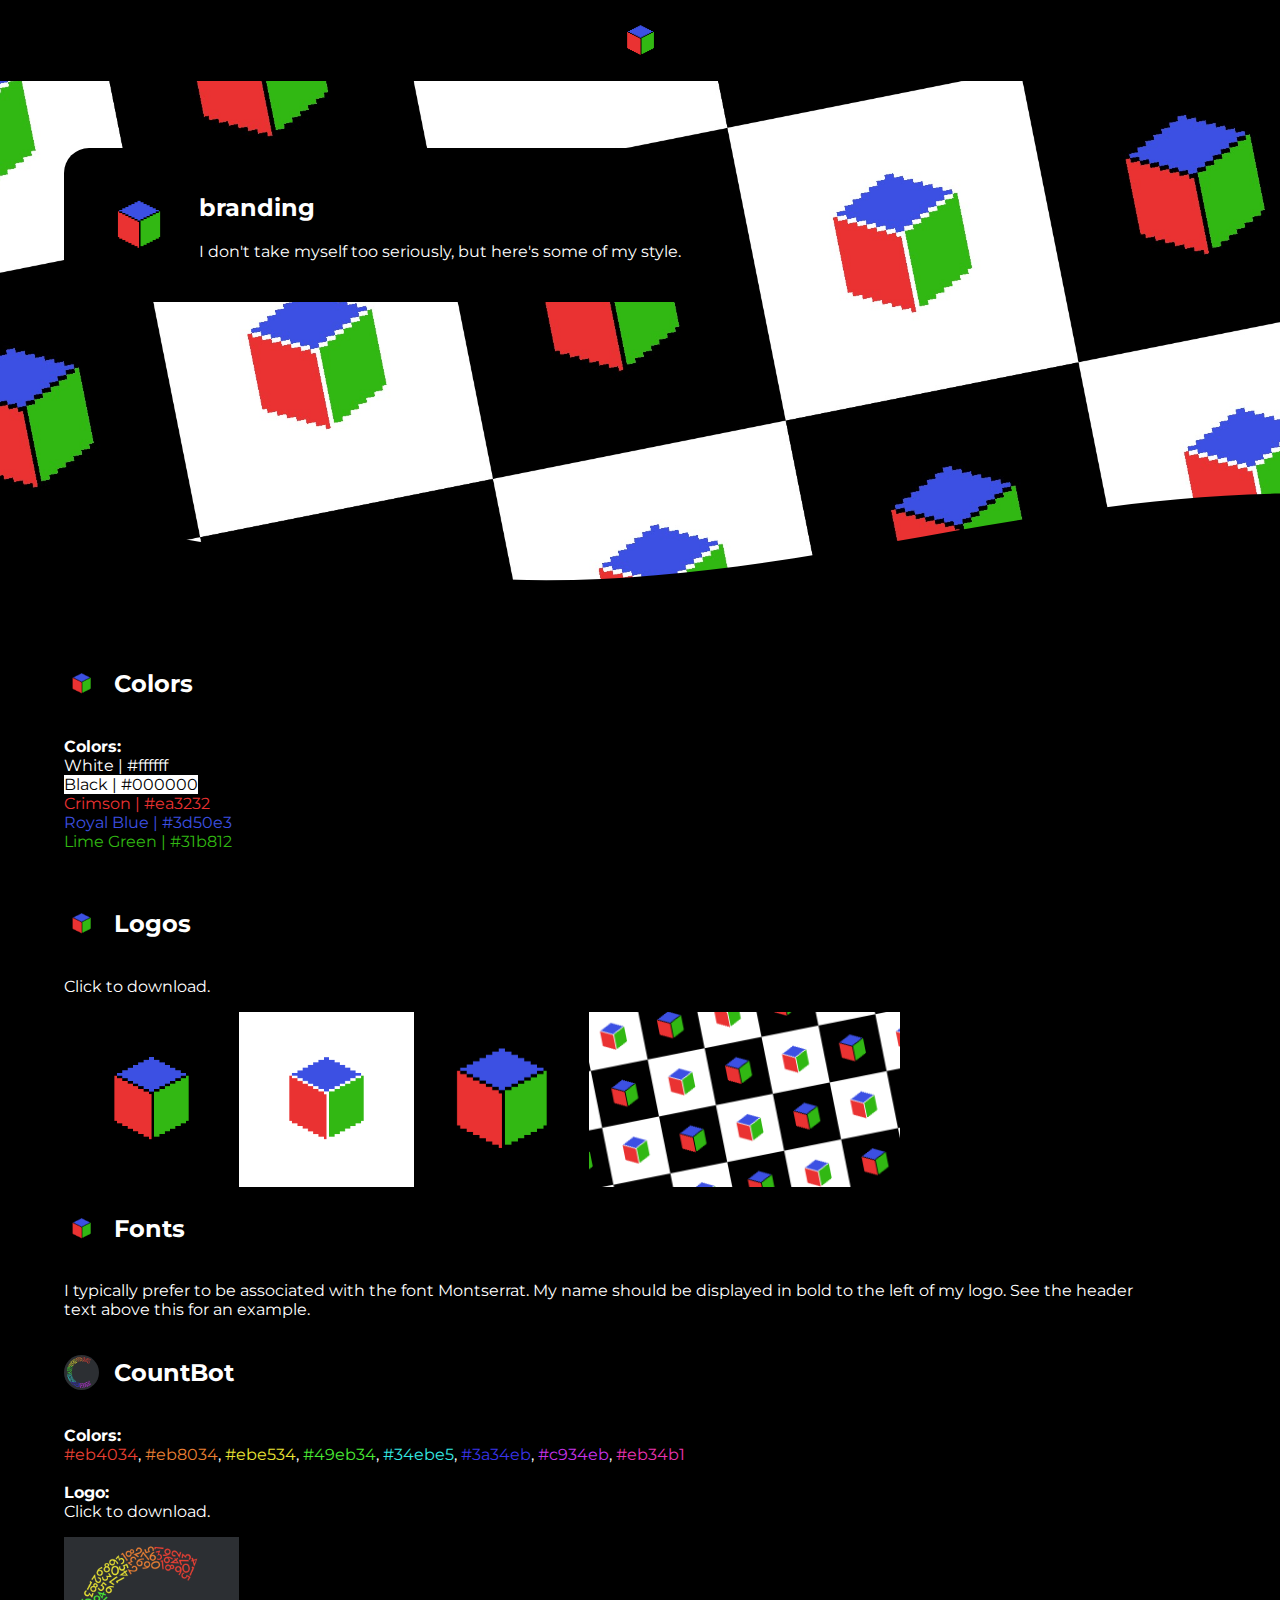
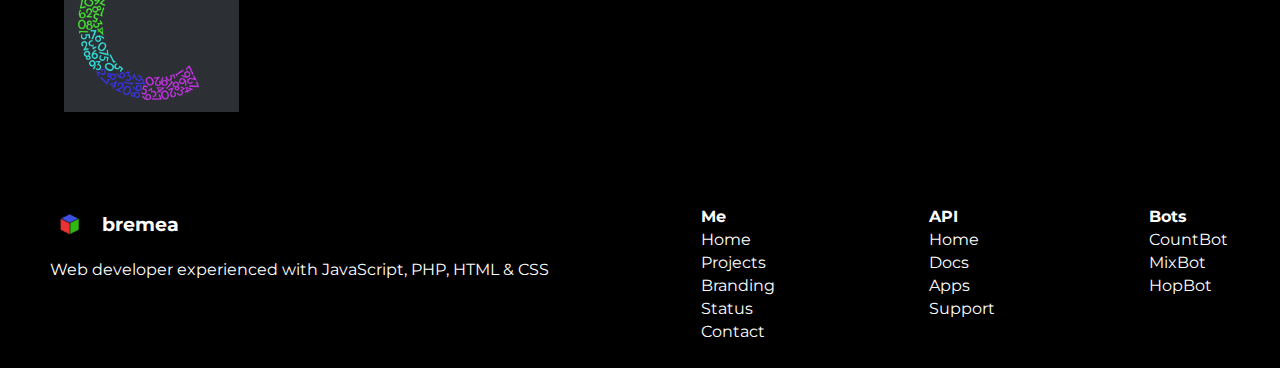
<file: website/branding/index.html>
<!DOCTYPE html PUBLIC "-//W3C//DTD XHTML 1.0 Strict//EN"
	"http://www.w3.org/TR/xhtml1/DTD/xhtml1-strict.dtd">
<html xmlns="http://www.w3.org/1999/xhtml" xml:lang="en" lang="en">
<head>
	<title>branding | bremea</title>
	<meta http-equiv="content-type" content="text/html;charset=utf-8" />
	<link href="https://fonts.googleapis.com/css?family=Montserrat:400,400i,700,700i" rel="stylesheet">
	<link href="https://fonts.googleapis.com/css?family=Quicksand&display=swap" rel="stylesheet">
	<link rel="stylesheet" href="https://use.fontawesome.com/releases/v5.6.3/css/all.css" integrity="sha384-UHRtZLI+pbxtHCWp1t77Bi1L4ZtiqrqD80Kn4Z8NTSRyMA2Fd33n5dQ8lWUE00s/" crossorigin="anonymous" />
	<link rel="stylesheet" href="../style.css" />
	<link rel="icon" href="../images/favicon.png" />
	<script src="https://ajax.googleapis.com/ajax/libs/jquery/3.3.1/jquery.min.js"></script>
</head>
<body>
    <div class="nav">
		<a class="nav-back fas fa-home" href="../index.html"></a>
		<img class="nav-img" src="../images/logoblack.png" />
		<a class="nav-menu fas fa-compass" href="#"></a>
	</div>
	<div class="branding-bg content-wrapper">
		<div class="content">
			<div class="c-abt">
				<img class="c-abt-img" src="../images/logoblack.png" />
				<div class="c-abt-txt">
					<h2>branding</h2>
					<p>I don't take myself too seriously, but here's some of my style.</p>
				</div>
			</div>
		</div>
		<div>
			<svg class="waves" xmlns="http://www.w3.org/2000/svg" xmlns:xlink="http://www.w3.org/1999/xlink"
			viewBox="0 24 150 28" preserveAspectRatio="none" shape-rendering="auto">
			<defs>
				<path id="gentle-wave" d="M-160 44c30 0 58-18 88-18s 58 18 88 18 58-18 88-18 58 18 88 18 v44h-352z" />
			</defs>
			<g class="parallax">
				<use xlink:href="#gentle-wave" x="48" y="7" fill="#000000" />
			</g>
			</svg>
		</div>
		<div class="content-lower">
			<div class="cl-abt">
				<h2><img src="../images/favicon.png" />Colors</h2>
				<p><strong>Colors:</strong><br /><a style="color:#FFFFFF">White | #ffffff</a><br /><a style="color:#000000;background-color:#ffffff;">Black | #000000</a><br /><a style="color:#ea3232">Crimson | #ea3232</a><br /><a style="color:#3d50e3">Royal Blue | #3d50e3</a><br /><a style="color:#31b812">Lime Green | #31b812</a></p>
                <br />
                <h2><img src="../images/favicon.png" />Logos</h2>
                <p>Click to download.</p>
                <div style="display:flex;">
                    <a href="../images/logoblack.png"><img src="../images/logoblack.png" height="175" width="175" /></a>
                    <a href="../images/logowhite.png"><img src="../images/logowhite.png" height="175" width="175" /></a>
                    <a href="../images/favicon.png"><img src="../images/favicon.png" height="175" width="175" /></a>
                    <a href="../images/banner.jpeg"><img src="../images/banner.jpeg" height="175" /></a>  
                </div>
                <h2><img src="../images/favicon.png" />Fonts</h2>
                <p>I typically prefer to be associated with the font Montserrat. My name should be displayed in bold to the left of my logo. See the header text above this for an example.</p>
                <h2><img src="../images/cbotlogo.png" />CountBot</h2>
                <p><strong>Colors:</strong><br /><a style="color:#eb4034">#eb4034</a>, <a style="color:#eb8034">#eb8034</a>, <a style="color:#ebe534">#ebe534</a>, <a style="color:#49eb34">#49eb34</a>, <a style="color:#34ebe5">#34ebe5</a>, <a style="color:#3a34eb">#3a34eb</a>, <a style="color:#c934eb">#c934eb</a>, <a style="color:#eb34b1">#eb34b1</a>
                <br /><br /><strong>Logo:</strong><br />Click to download.</p>
                <div style="display:flex;">
                    <a href="../images/cbotlogo.png"><img src="../images/cbotlogo.png" height="175" width="175" /></a>
                </div>
            </div>
		</div>
		<div class="footer">
			<div>
				<h3><img src="../images/favicon.png" />bremea</h3>
				<p>Web developer experienced with JavaScript, PHP, HTML & CSS</p>
				<div class="socials">
					<a href="https://twitter.com/bremea_" class="fab fa-twitter"></a>
					<a href="https://patreon.com/bremea" class="fab fa-patreon"></a>
					<a href="https://discord.gg/2JBFupp" class="fab fa-discord"></a>
					<a href="https://www.youtube.com/channel/UC2fRFqJzceUslpwJeAdQnow" class="fab fa-youtube"></a>
					<a href="https://github.com/bremea" class="fab fa-github"></a>
					<a href="https://twitch.com/bremea" class="fab fa-twitch"></a>
					<a href="https://reddit.com/u/4-ChanRefugee" class="fab fa-reddit"></a>
				</div>
			</div>
			<div>
				<h4>Me</h4>
				<a href="../index.html">Home</a>
				<a href="../projects">Projects</a>
				<a href="../branding">Branding</a>
				<a href="../status">Status</a>
				<a href="../contact">Contact</a>
			</div>
			<div>
				<h4>API</h4>
				<a href="https://api.bremea.com/site">Home</a>
				<a href="https://api.bremea.com/site/docs">Docs</a>
				<a href="https://api.bremea.com/site/apps">Apps</a>
				<a href="https://api.bremea.com/site/support">Support</a>
			</div>
			<div>
				<h4>Bots</h4>
				<a href="https://countbot.bremea.com">CountBot</a>
				<a href="https://mixbot.bremea.com">MixBot</a>
				<a href="https://hopbot.bremea.com">HopBot</a>
			</div>
		</div>
	</div>
	<script src="../nav.js"></script>
</body>
</html>
</file>
<file: website/style.css>
body {
    margin: 0;
    background-color: black;
    width: 100vw;
    height: 100vh;
}

* { font-family: 'Montserrat', arial; color: white; }

.nav {
    background-color: black;
    width: 100vw;
    height: 9vh;
    display: flex;
    align-items: center;
    justify-content: space-between;
    color: white;
    position: fixed;
    z-index: 2;
}

.nav-img {
    height: 7vh;
    border-radius: 50%;
}

.nav-back, .nav-menu {
    margin: 0 25px 0 25px;
    font-size: 3vh;
}

a {
    color: white;
    text-decoration: none;
}

.home-bg {
    background-image: url('images/landscape.svg');
}

.branding-bg {
    background-image: url('images/banner.jpeg');
}

.content-wrapper {
    width: 100vw;
    min-height: 100vh;
    position: absolute;
    background-position: bottom;
    background-repeat: no-repeat;
    background-attachment: fixed;
    background-size: cover;
}

.content {
    display: flex;
    margin: 0 5vw;
    height: 50vh;
    align-items: center;
}

.c-abt {
    display: flex;
    background-color: black;
    padding: 25px;
    border-radius: 25px;
    justify-content: space-between;
}

.c-abt-img {
    width: 100px;
    height: 100px;
    align-self: center;
}

.c-abt-txt {
    color: white;
    margin-left: 10px;
}

.waves {
    position: relative;
    width: 100vw;
    height: 15vh;
    margin-bottom: -7px;
    min-height: 100px;
    max-height: 150px;
    z-index: 1;
}

.content-lower {
    padding: 5%;
    background-color: #000000;
    display: flex;
}

.bremea {
    border-radius: 50%;
    position: fixed;
    height: 50px;
    width: 50px;
    z-index: 100;
    margin: 10px;
    right: 0;
    box-shadow: 2px 2px 8px rgba(0, 0, 0, 0.5);
}

.parallax > use {
    animation: move-forever 25s cubic-bezier(.55,.5,.45,.5) infinite;
}

.parallax > use:nth-child(1) {
    animation-delay: -2s;
    animation-duration: 7s;
}

@keyframes move-forever {
    0% {
        transform: translate3d(-90px,0,0);
    }
    100% { 
        transform: translate3d(85px,0,0);
    }
}

.cl-pro {
    background-color: #222222;
    border-radius: 25px;
    padding: 25px;
    display: flex;
    flex-direction: column;
    font-size: 1.25rem;
}

.cl-pro-item {
    display: flex;
    margin: 12px;
    padding: 10px;
    border-radius: 10px;
    background-color: rgba(0, 0, 0, 0);
    transition: .25s;
    color: white;
}

.cl-pro-item:hover {
    background-color: #333333;
}

.cl-pro-img {
    height: 64px;
    margin-right: 15px;
    width: 64px;
    border-radius: 50%;
}

.cl-pro-txt {
    display: flex;
    width: 100%;
}

.cl-pro-arrow {
    flex-grow: 1;
    margin-left: 75px;
    text-align: right;
}

.cl-pro-header {
    width: 100%;
    margin: 12px;
    margin-left: 25px;
}

.cl-abt {
    flex-grow: 1;
    display: flex;
    flex-direction: column;
    margin-right: 50px;
}

.cl-abt-item {
    background-color: #222222;
    display: flex;
    flex-direction: column;
    align-items: center;
    justify-content: center;
    border-radius: 25px;
    text-align: center;
    margin: 15px;
    padding: 10px;
    transition: .25s;
    flex: 1 1 0px;
    height: 100%;
    margin-bottom: 0;
}

.cl-abt-item > * {
    margin: 0;
    margin-bottom: 10px;
}

.cl-abt-item:hover {
    background-color: #333333;
}

.cl-abt-item-ico {
    font-size: 2rem;
    width: 4rem;
    height: 4rem;
    display: flex;
    justify-content: center;
    align-items: center;
    border-radius: 50%;
    background-color: #333333;
    margin-bottom: 25px;
}

.cl-abt-item-wrapper {
    width: 100%;
    display: flex;
    justify-self: flex-end;
}

.cl-abt > h2 {
    display: flex;
    align-items: center;
}

.cl-abt > h2 > img {
    width: 35px;
    height: 35px;
    border-radius: 50%;
    margin-right: 15px;
}

.footer {
    background-color: black;
    width: 100vw;
    padding: 25px 50px;
    -webkit-box-sizing: border-box;
    -moz-box-sizing: border-box;
    box-sizing: border-box;
    display: flex;
    justify-content: space-between;
}

.footer > div {
    display: flex;
    flex-direction: column;
}

.footer > div > a {
    text-decoration: none;
    margin: 2px;
}

.footer > div > a:hover {
    text-decoration: underline;
    margin: 2px;
}

.footer > div > h4 {
    margin: 2px;
}

.footer > div > h3 {
    display: flex;
    align-items: center;
    margin: 2px;
}

.footer > div > h3 > img {
    width: 35px;
    height: 35px;
    margin-right: 15px;
}

.socials {
    display: flex;
}

.socials > a {
    margin: 2px;
    font-size: 1.5rem;
    color: #bbbbbb;
    flex-grow: 1;
}

.fab { transition: .25s; }

.fa-youtube:hover { color: #FF0000; }
.fa-twitch:hover { color: #9146ff; }
.fa-twitter:hover { color: #1ea2f2; }
.fa-github:hover { color: #FFFFFF; }
.fa-discord:hover { color: #7289DA; }
.fa-reddit:hover { color: #ff4303; }
.fa-patreon:hover { color: #ff424d; }
</file>
